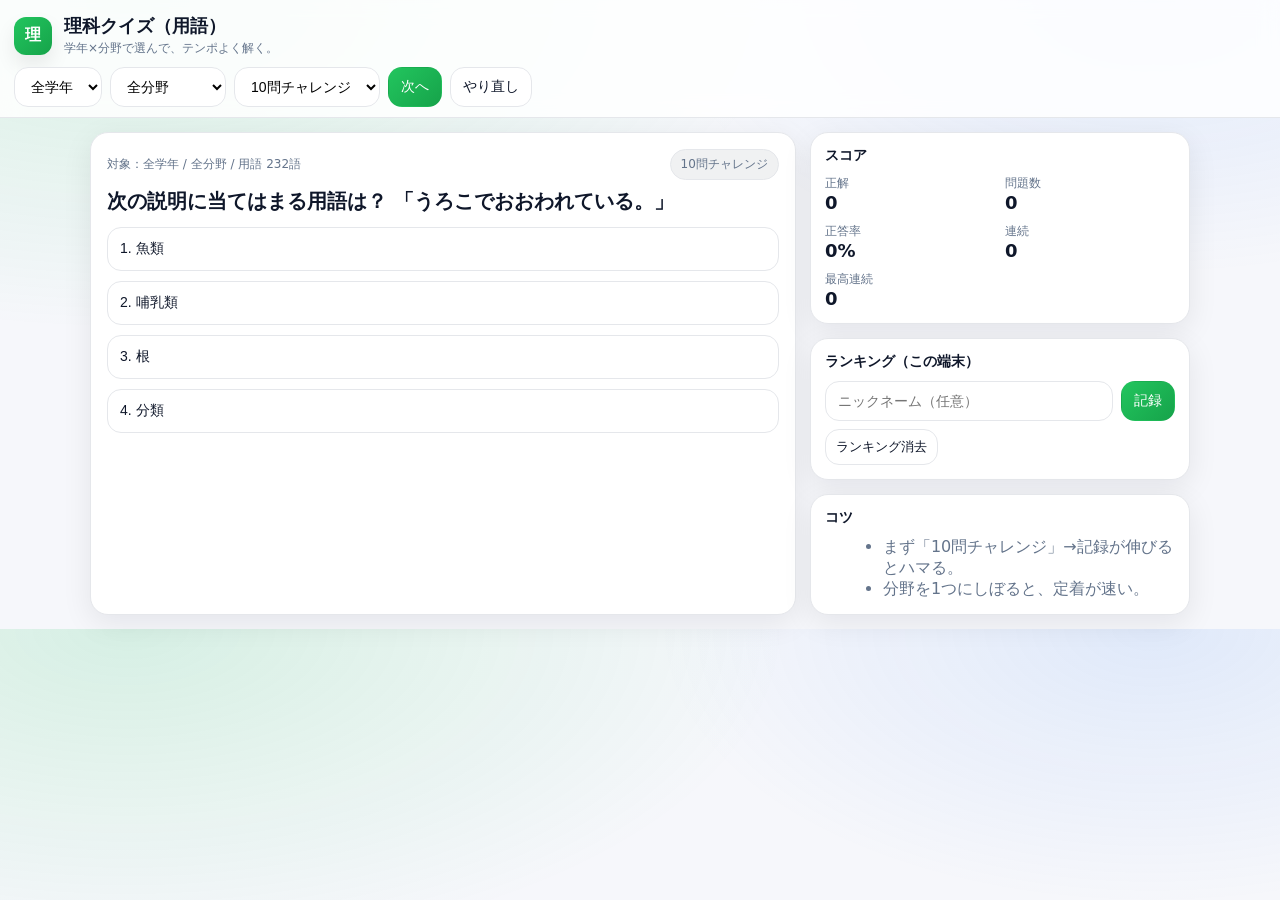
<file: index.html>
<!doctype html>
<html lang="ja">
<head>
  <meta charset="utf-8" />
  <meta name="viewport" content="width=device-width, initial-scale=1" />
  <title>理科クイズ（用語）</title>
  <link rel="stylesheet" href="style.css" />
</head>
<body class="theme-life">
  <header class="topbar">
    <div class="title">
      <div class="logo">理</div>
      <div>
        <h1>理科クイズ（用語）</h1>
        <div class="sub" id="subtitle">学年×分野で選んで、テンポよく解く。</div>
      </div>
    </div>

    <div class="controls">
      <select id="grade">
        <option value="all">全学年</option>
        <option value="1">1年</option>
        <option value="2">2年</option>
        <option value="3">3年</option>
      </select>

      <select id="field">
        <option value="all">全分野</option>
        <option value="life">生命</option>
        <option value="chem">物質</option>
        <option value="phys">エネルギー</option>
        <option value="earth">地球</option>
      </select>

      <select id="limit">
        <option value="10">10問チャレンジ</option>
        <option value="20">20問チャレンジ</option>
        <option value="0">エンドレス</option>
      </select>

      <button id="btnNext">次へ</button>
      <button id="btnRestart" class="ghost">やり直し</button>
    </div>
  </header>

  <main class="wrap">
    <section class="card">
      <div class="meta">
        <span id="poolInfo"></span>
        <span class="pill" id="modePill">通常</span>
      </div>

      <h2 id="q"></h2>

      <div id="choices" class="choices"></div>

      <div class="result">
        <div id="resultText"></div>
        <details id="exBox" class="hidden">
          <summary>解説（短く）</summary>
          <div id="ex"></div>
        </details>
      </div>
    </section>

    <section class="side">
      <div class="panel">
        <h3>スコア</h3>
        <div class="stats">
          <div><div class="k">正解</div><div class="v" id="statCorrect">0</div></div>
          <div><div class="k">問題数</div><div class="v" id="statTotal">0</div></div>
          <div><div class="k">正答率</div><div class="v" id="statAcc">0%</div></div>
          <div><div class="k">連続</div><div class="v" id="statStreak">0</div></div>
          <div><div class="k">最高連続</div><div class="v" id="statBestStreak">0</div></div>
        </div>
      </div>

      <div class="panel">
        <h3>ランキング（この端末）</h3>
        <div class="row">
          <input id="nickname" placeholder="ニックネーム（任意）" maxlength="12" />
          <button id="btnSaveScore">記録</button>
        </div>
        <ol id="leaderboard" class="board"></ol>
        <button id="btnClearBoard" class="ghost small">ランキング消去</button>
      </div>

      <div class="panel tip">
        <h3>コツ</h3>
        <ul>
          <li>まず「10問チャレンジ」→記録が伸びるとハマる。</li>
          <li>分野を1つにしぼると、定着が速い。</li>
        </ul>
      </div>
    </section>
  </main>

  <script src="terms.js"></script>
  <script src="app.js"></script>
</body>
</html>
</file>
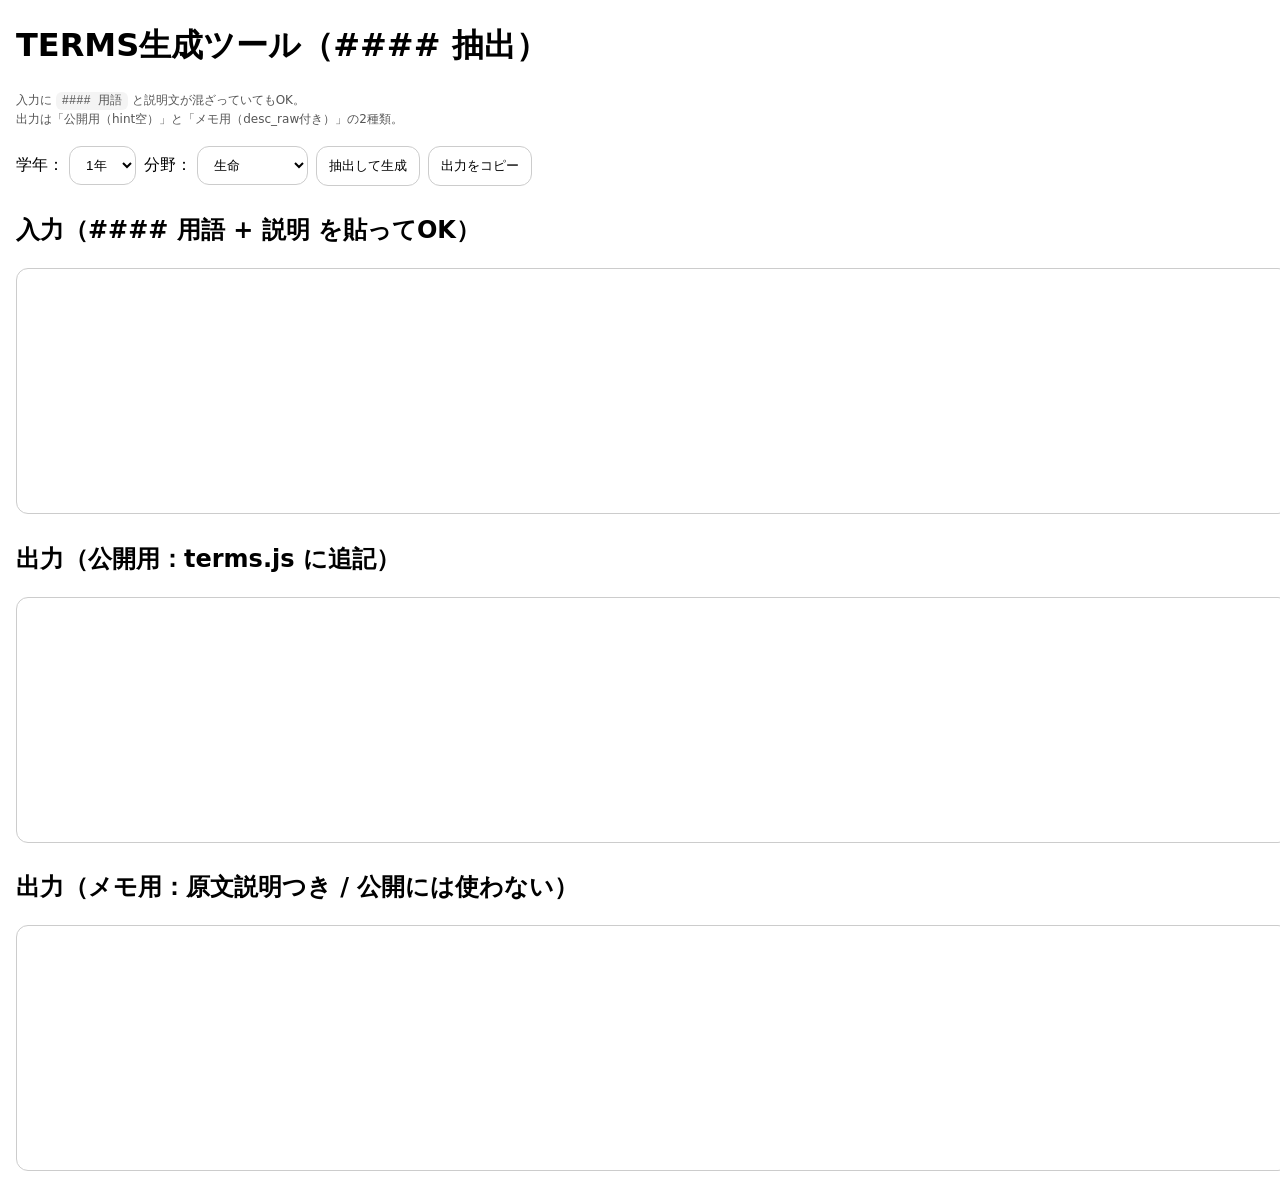
<file: builder.html>
<!doctype html>
<html lang="ja">
<head>
  <meta charset="utf-8" />
  <meta name="viewport" content="width=device-width,initial-scale=1" />
  <title>TERMS 生成ツール（####抽出版）</title>
  <style>
    body{font-family:system-ui,-apple-system,"Noto Sans JP",sans-serif;margin:16px;line-height:1.5}
    textarea{width:100%;min-height:220px;border:1px solid #ccc;border-radius:12px;padding:12px;font-size:14px}
    button,select{padding:10px 12px;border-radius:12px;border:1px solid #ccc;background:#fff;margin:6px 0}
    .row{display:flex;gap:8px;flex-wrap:wrap;align-items:center}
    code{background:#f4f4f4;padding:2px 6px;border-radius:6px}
    .out{min-height:220px}
    .note{color:#555;font-size:12px}
  </style>
</head>
<body>
  <h1>TERMS生成ツール（#### 抽出）</h1>
  <p class="note">
    入力に <code>#### 用語</code> と説明文が混ざっていてもOK。<br>
    出力は「公開用（hint空）」と「メモ用（desc_raw付き）」の2種類。
  </p>

  <div class="row">
    <label>学年：
      <select id="grade">
        <option value="1">1年</option>
        <option value="2">2年</option>
        <option value="3">3年</option>
      </select>
    </label>

    <label>分野：
      <select id="field">
        <option value="life">生命</option>
        <option value="chem">物質</option>
        <option value="phys">エネルギー</option>
        <option value="earth">地球</option>
      </select>
    </label>

    <button id="gen">抽出して生成</button>
    <button id="copy">出力をコピー</button>
  </div>

  <h2>入力（#### 用語 + 説明 を貼ってOK）</h2>
  <textarea id="in"></textarea>

  <h2>出力（公開用：terms.js に追記）</h2>
  <textarea id="out" class="out" readonly></textarea>

  <h2>出力（メモ用：原文説明つき / 公開には使わない）</h2>
  <textarea id="outMemo" class="out" readonly></textarea>

<script>
const $ = (id)=>document.getElementById(id);
function esc(s){
  return String(s).replace(/\\/g,"\\\\").replace(/"/g,'\\"');
}

// #### 用語 の後ろの説明を次の #### まで集める
function parseTerms(text){
  const lines = text.split(/\r?\n/).map(s => s.replace(/\u00A0/g, " ")); // NBSP対策

  // ① このへんの「見出しっぽい行」は無視したい
  const isJunk = (line) => {
    const t = line.trim();
    if (!t) return true;
    if (/^LastUpDate/i.test(t)) return true;
    if (t === "中学理科の用語集") return true;
    if (t === "用語検索") return true;
    if (t.includes("全範囲") || t.includes("1年") || t.includes("2年") || t.includes("3年")) return true;
    if (t === "理科の重要用語") return true;
    if (t === "キーワード検索") return true;
    if (t === "一覧から選択") return true;
    if (t === "コンテンツ") return true;
    if (t.startsWith("http") || t.startsWith("©")) return true;
    if (t.includes("science.005net.com")) return true;
    return false;
  };

  // ② 「これは用語っぽい」を判定（短め／句点なし／見出しや説明ではない）
  const looksLikeTerm = (line) => {
    const t = line.trim();
    if (!t) return false;
    if (isJunk(t)) return false;
    if (t.length > 18) return false;              // 長すぎるのは説明っぽい
    if (t.includes("。")) return false;            // 句点があるのは説明文っぽい
    if (t.startsWith("基本的な使い方")) return false;
    if (t.startsWith("例")) return false;
    if (t.startsWith("被子植物") || t.startsWith("裸子植物")) return false; // 「花のつくり」直下の見出し対策
    return true;
  };

  const items = [];
  let current = null;

  // ③ まず `#### 用語` 形式を優先して抽出（あるなら確実）
  const hasH4 = lines.some(l => /^\s*####\s+/.test(l.trim()));
  if (hasH4){
    for (const raw of lines){
      const line = raw.trim();
      if (/^\s*####\s+/.test(line)){
        if (current){
          current.desc = current.desc.join(" ").trim();
          items.push(current);
        }
        const term = line.replace(/^\s*####\s+/, "").trim();
        current = { term, desc: [] };
        continue;
      }
      if (current){
        const t = raw.trim();
        if (!t) continue;
        // 次の大見出し以降のゴミを避けたい
        if (t.startsWith("## ") || t.startsWith("# ")) continue;
        if (t.startsWith("http") || t.startsWith("©")) continue;
        current.desc.push(t);
      }
    }
    if (current){
      current.desc = current.desc.join(" ").trim();
      items.push(current);
    }
  } else {
    // ④ `####` が無いとき：用語(単独行) → 説明 → 空行、という形で抽出
    for (let i=0; i<lines.length; i++){
      const line = lines[i].trim();

      if (isJunk(line)) continue;

      if (looksLikeTerm(line)){
        // 新しい用語開始
        if (current){
          current.desc = current.desc.join(" ").trim();
          if (current.term) items.push(current);
        }
        current = { term: line, desc: [] };
        continue;
      }

      // 説明の行
      if (current){
        const t = line;
        if (!t){
          // 空行で区切り
          current.desc = current.desc.join(" ").trim();
          items.push(current);
          current = null;
        } else if (!isJunk(t)) {
          current.desc.push(t);
        }
      }
    }
    if (current){
      current.desc = current.desc.join(" ").trim();
      items.push(current);
    }
  }

  // ⑤ 重複除去
  const seen = new Set();
  return items
    .filter(x => x.term && !seen.has(x.term) && (seen.add(x.term), true))
    .map(x => ({ term: x.term, desc: x.desc || "" }));
}
function shortHintFromDesc(desc){
  let s = String(desc || "").replace(/\s+/g, " ").trim();

  // よくある前置き削除
  s = s.replace(/^.+?とは、?/, "");
  s = s.replace(/^.+?は、?/, "");
  s = s.replace(/例・・・.*$/, "");
  s = s.replace(/基本的な使い方.*$/, "");

  // 句点で切って先頭文だけ
  if (s.includes("。")) s = s.split("。")[0] + "。";

  // それでも長ければカット（最後に…）
  const max = 26;
  if (s.length > max) s = s.slice(0, max-1) + "…";

  if (s.length < 4) return "";
  return s;
  }
$("gen").onclick = ()=>{
  const grade = Number($("grade").value);
  const field = $("field").value;

  const parsed = parseTerms($("in").value);

const pub = parsed.map(x => {
  const hint = shortHintFromDesc(x.desc);
  return `{ grade:${grade}, field:"${field}", term:"${esc(x.term)}", hint:"${esc(hint)}" }`;
}).join(",\n") + (parsed.length ? ",\n" : "");

const memo = parsed.map(x => {
  const hint = shortHintFromDesc(x.desc);
  return `{ grade:${grade}, field:"${field}", term:"${esc(x.term)}", hint:"${esc(hint)}", desc_raw:"${esc(x.desc)}" }`;
}).join(",\n") + (parsed.length ? ",\n" : "");
  $("out").value = pub;
  $("outMemo").value = memo;

  alert(`抽出完了：${parsed.length}語`);
};

$("copy").onclick = async ()=>{
  try{
    await navigator.clipboard.writeText($("out").value);
    alert("公開用（out）をコピーしました。terms.js に貼り付けてOK！");
  }catch{
    alert("コピーできませんでした。出力欄を長押し→全選択→コピーでお願いします。");
  }
};
</script>
</body>
</html>
</file>
<file: style.css>
:root{
  --bg:#f6f7fb;
  --card:#ffffff;
  --text:#0f172a;
  --muted:#64748b;
  --line:#e5e7eb;
  --shadow: 0 8px 30px rgba(2,6,23,.08);
  --r:18px;

  --accent:#22c55e; /* default */
  --accent2:#16a34a;
}

body{ margin:0; font-family:system-ui,-apple-system,Segoe UI,Roboto,"Hiragino Kaku Gothic ProN","Noto Sans JP",sans-serif;
  background: radial-gradient(1200px 600px at 10% 0%, rgba(34,197,94,.15), transparent 55%),
              radial-gradient(900px 500px at 90% 0%, rgba(59,130,246,.12), transparent 55%),
              var(--bg);
  color:var(--text);
}

.theme-life{ --accent:#22c55e; --accent2:#16a34a; }
.theme-chem{ --accent:#f59e0b; --accent2:#d97706; }
.theme-phys{ --accent:#3b82f6; --accent2:#2563eb; }
.theme-earth{ --accent:#8b5cf6; --accent2:#7c3aed; }

.topbar{
  position:sticky; top:0; z-index:10;
  background: rgba(255,255,255,.85);
  backdrop-filter: blur(10px);
  border-bottom:1px solid var(--line);
  padding:14px 14px 10px;
}

.title{ display:flex; gap:12px; align-items:center; }
.logo{
  width:38px; height:38px; border-radius:12px;
  display:grid; place-items:center;
  color:white; font-weight:800;
  background: linear-gradient(135deg, var(--accent), var(--accent2));
  box-shadow: 0 10px 20px rgba(0,0,0,.08);
}
h1{ margin:0; font-size:18px; }
.sub{ color:var(--muted); font-size:12px; margin-top:2px; }

.controls{
  display:flex; gap:8px; flex-wrap:wrap;
  margin-top:10px;
}
select, button, input{
  border:1px solid var(--line);
  border-radius: 14px;
  padding:10px 12px;
  font-size:14px;
  background: white;
}
button{
  cursor:pointer;
  border-color: transparent;
  color: white;
  background: linear-gradient(135deg, var(--accent), var(--accent2));
}
button.ghost{
  background:white; color:var(--text);
  border-color: var(--line);
}
button.small{ padding:8px 10px; font-size:13px; }

.wrap{
  display:grid;
  grid-template-columns: 1.3fr .7fr;
  gap:14px;
  padding:14px;
  max-width: 1100px;
  margin: 0 auto;
}
@media (max-width: 900px){
  .wrap{ grid-template-columns:1fr; }
}

.card{
  background: var(--card);
  border:1px solid var(--line);
  border-radius: var(--r);
  box-shadow: var(--shadow);
  padding:16px;
}
.meta{
  display:flex; justify-content:space-between; align-items:center;
  color:var(--muted); font-size:12px;
  margin-bottom:8px;
}
.pill{
  padding:6px 10px;
  border-radius:999px;
  background: rgba(15,23,42,.06);
  border:1px solid var(--line);
}

h2{ margin: 6px 0 12px; font-size:20px; line-height:1.35; }

.choices{ display:grid; gap:10px; }
.choice{
  width:100%;
  text-align:left;
  padding:12px 12px;
  border-radius: 14px;
  border:1px solid var(--line);
  background: white;
  color: var(--text);
}
.choice:hover{ border-color: rgba(0,0,0,.18); }
.choice.correct{ border-color: rgba(34,197,94,.7); box-shadow: 0 0 0 4px rgba(34,197,94,.15); }
.choice.wrong{ border-color: rgba(239,68,68,.7); box-shadow: 0 0 0 4px rgba(239,68,68,.12); }

.result{ margin-top: 10px; }
#resultText{ font-weight:800; margin-top: 6px; }
.hidden{ display:none; }
details{ margin-top:10px; }
details > summary{ cursor:pointer; color:var(--muted); }

.side{ display:grid; gap:14px; }
.panel{
  background:white;
  border:1px solid var(--line);
  border-radius: var(--r);
  padding:14px;
  box-shadow: var(--shadow);
}
.panel h3{ margin:0 0 10px; font-size:14px; }
.stats{
  display:grid;
  grid-template-columns: repeat(2, 1fr);
  gap:10px;
}
.stats .k{ color:var(--muted); font-size:12px; }
.stats .v{ font-weight:900; font-size:18px; }
.row{ display:flex; gap:8px; }
.row input{ flex:1; }
.board{ margin: 8px 0 0 18px; padding:0; }
.board li{ margin: 6px 0; color:#111827; }
.tip ul{ margin: 8px 0 0 18px; color:var(--muted); }
</file>
